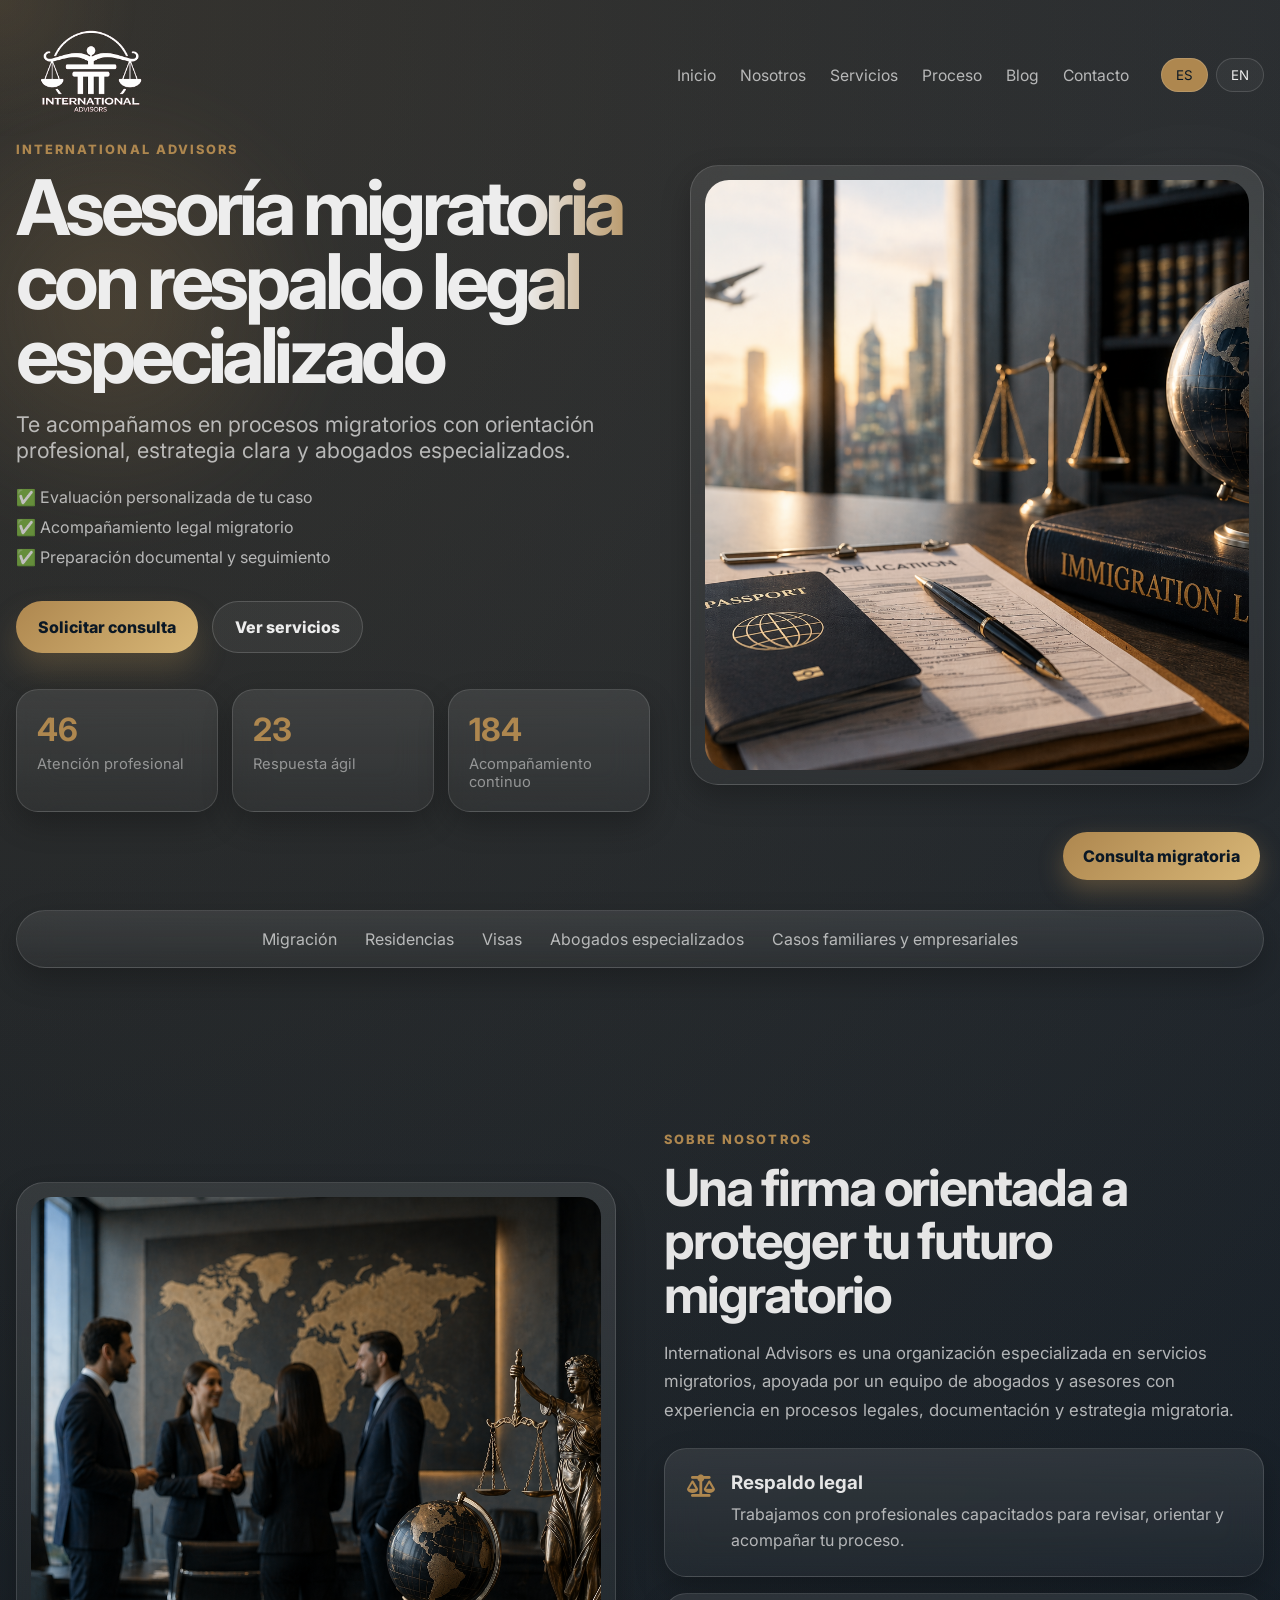
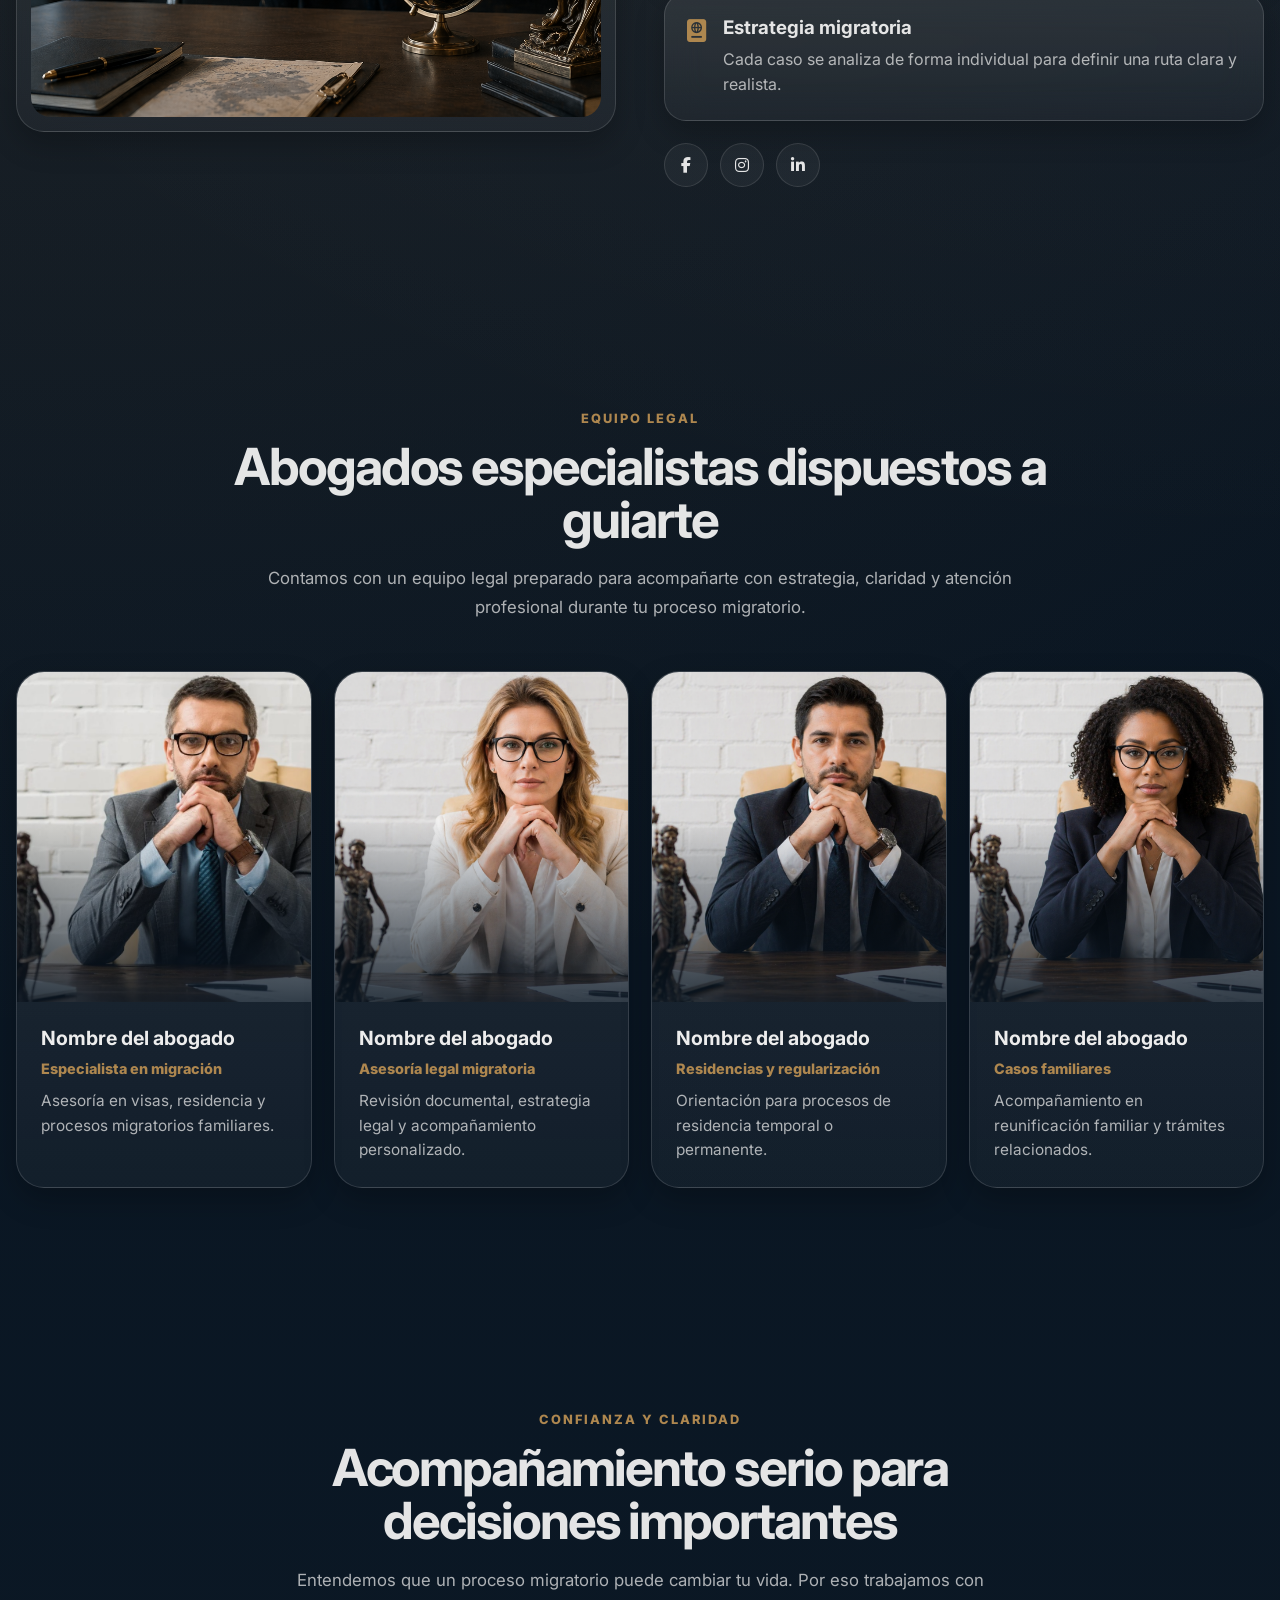
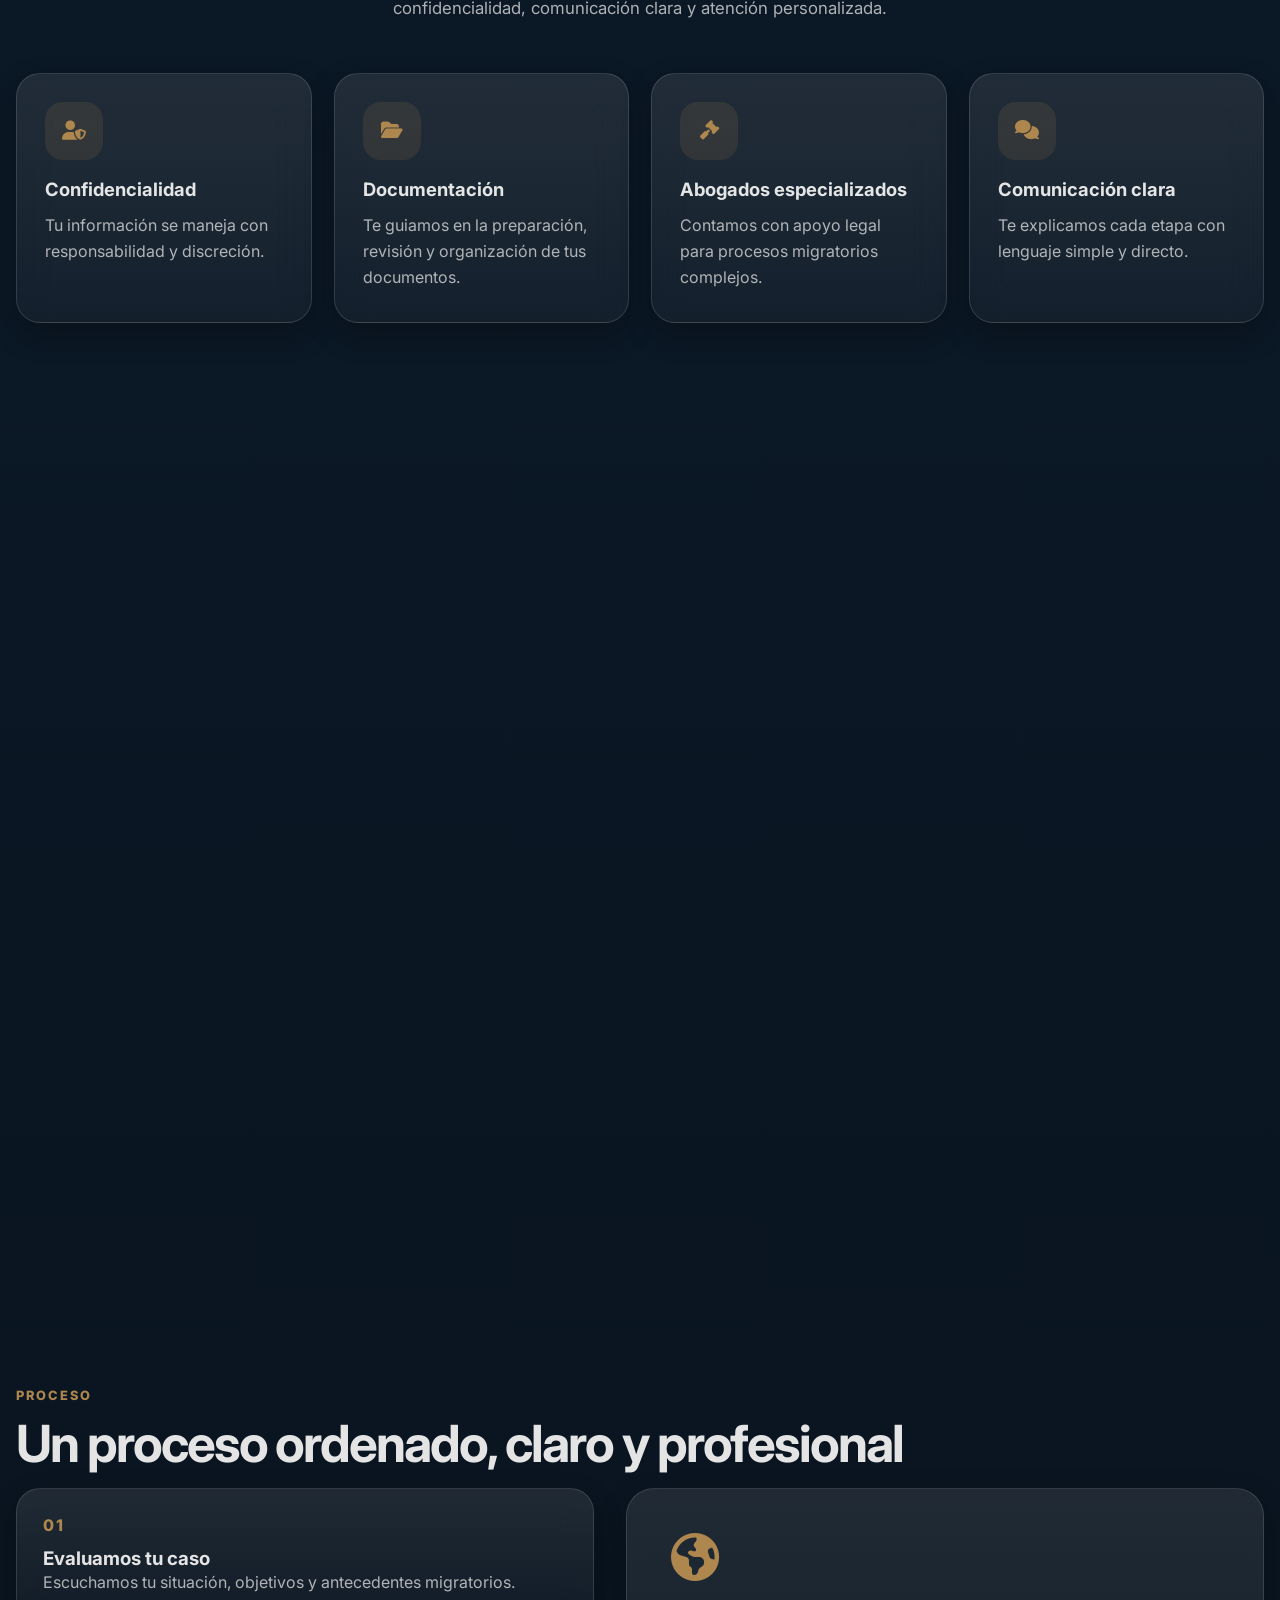
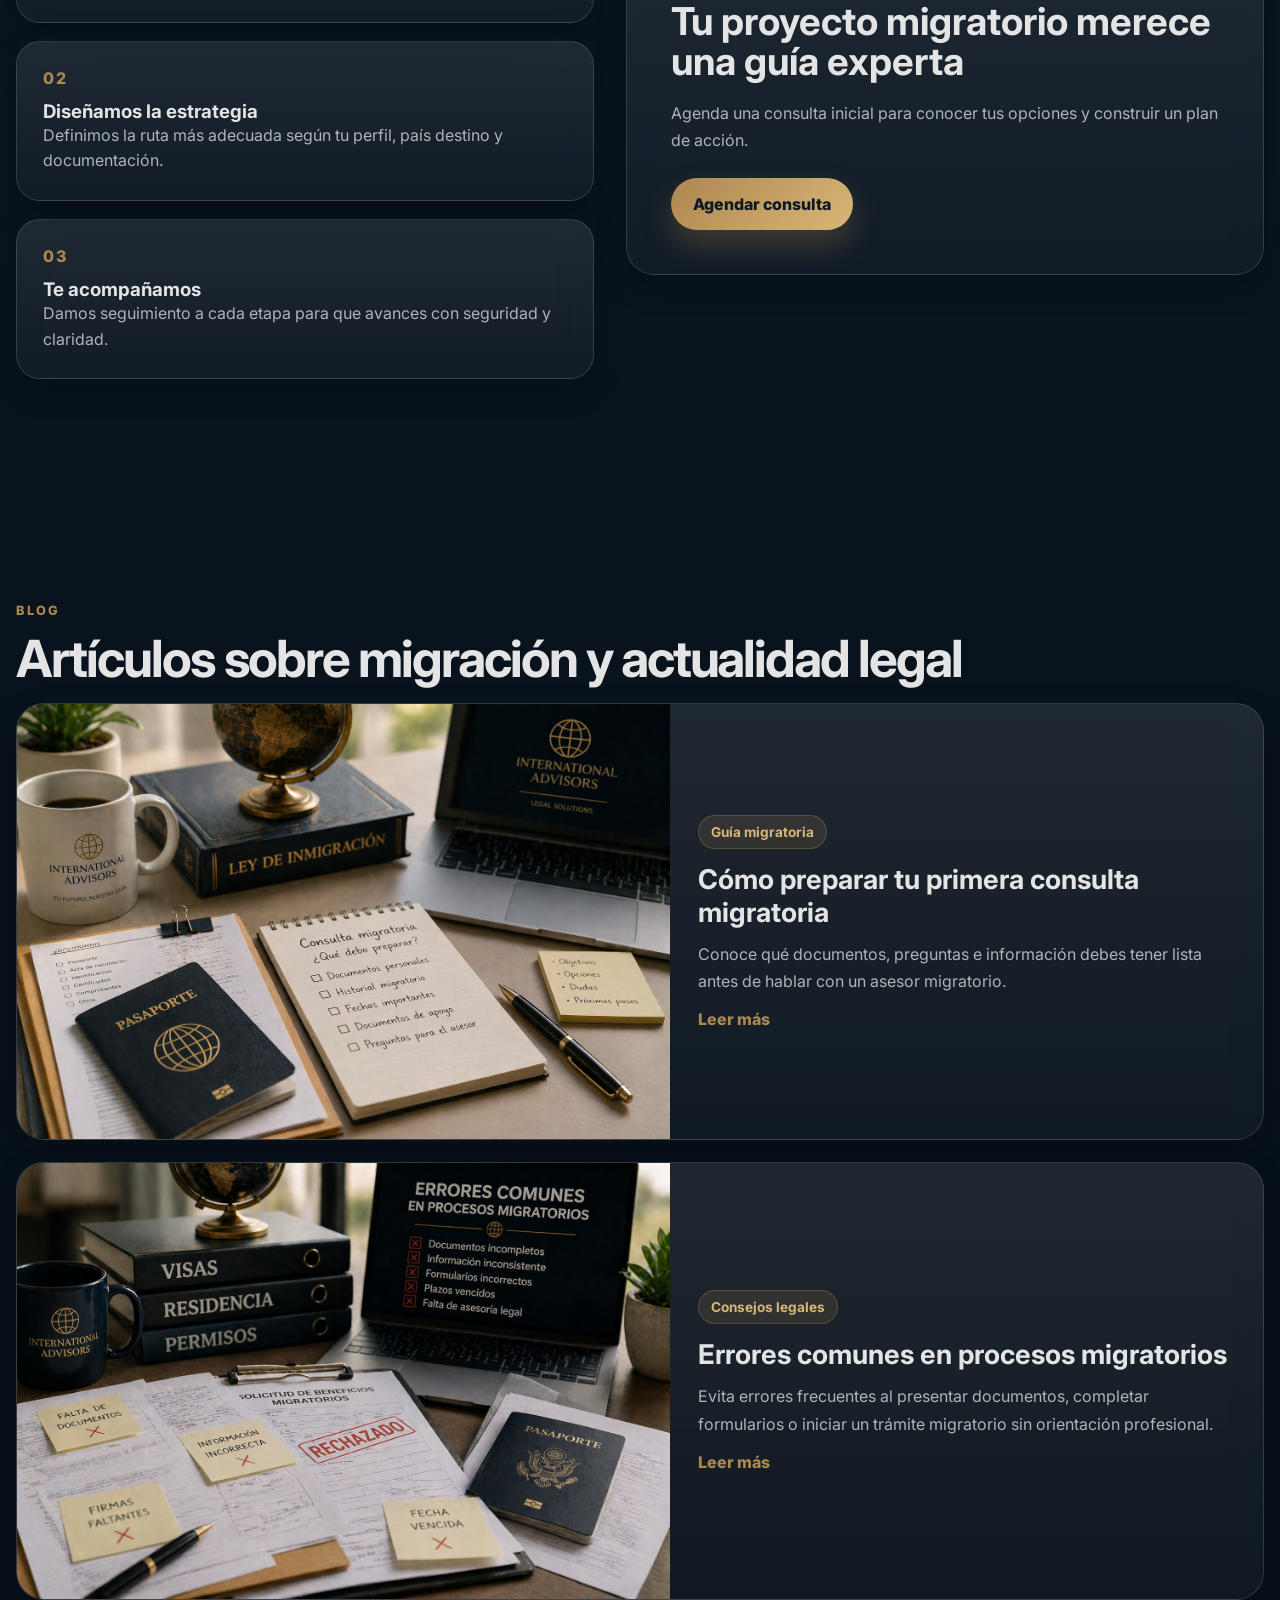
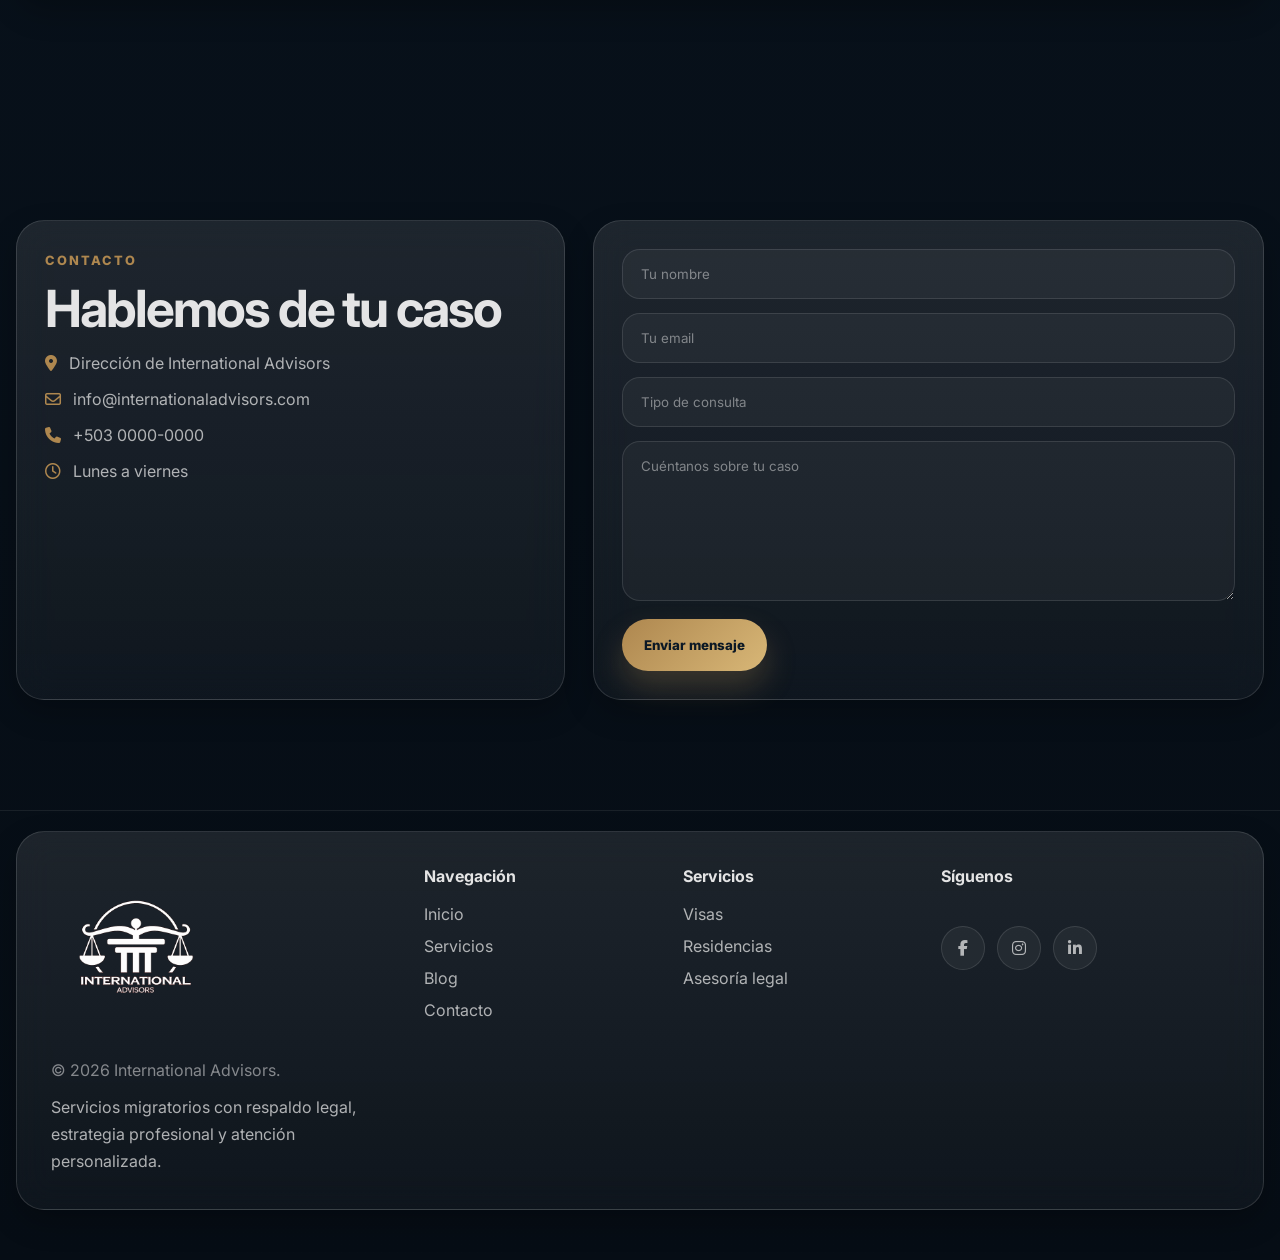
<file: index.html>
<!DOCTYPE html>
<html lang="es">
<head>
  <meta charset="UTF-8" />
  <meta name="viewport" content="width=device-width, initial-scale=1.0" />
  <title>International Advisors | Servicios Migratorios</title>
  <meta name="description" content="International Advisors ofrece asesoría migratoria profesional con abogados especializados.">
  <link rel="preconnect" href="https://fonts.googleapis.com">
  <link rel="preconnect" href="https://fonts.gstatic.com" crossorigin>
  <link href="https://fonts.googleapis.com/css2?family=Inter:wght@400;500;600;700;800&display=swap" rel="stylesheet">
  <link rel="stylesheet" href="https://cdnjs.cloudflare.com/ajax/libs/font-awesome/6.6.0/css/all.min.css">
  <link rel="stylesheet" href="style.css" />
</head>
<body>
  <div class="cursor-glow"></div>

  <a class="floating-action" href="#contact" data-section="floating" data-value="cta">Consulta migratoria</a>

  <header class="site-header" id="header">
    <nav class="navbar container">
      <a href="index.html" class="nav-logo">
        <img src="img/logo.png" alt="International Advisors Logo" class="logoimg">
      </a>

      <button id="menu-open-button" class="menu-toggle" aria-label="Abrir menú">
        <i class="fas fa-bars"></i>
      </button>

      <ul class="nav-menu" id="nav-menu">
        <button id="menu-close-button" class="menu-close" aria-label="Cerrar menú">
          <i class="fas fa-times"></i>
        </button>

        <li><a href="#hero" class="nav-link" data-section="header" data-value="home">Inicio</a></li>
        <li><a href="#about" class="nav-link" data-section="header" data-value="about">Nosotros</a></li>
        <li><a href="#services" class="nav-link" data-section="header" data-value="services">Servicios</a></li>
        <li><a href="#process" class="nav-link" data-section="header" data-value="process">Proceso</a></li>
        <li><a href="blog.html" class="nav-link" data-section="header" data-value="blog">Blog</a></li>
        <li><a href="#contact" class="nav-link" data-section="header" data-value="contact">Contacto</a></li>

        <div class="langbuttons">
          <button class="lang-btn active" data-language="es">ES</button>
          <button class="lang-btn" data-language="en">EN</button>
        </div>
      </ul>
    </nav>
  </header>

  <main>
    <section class="hero-section" id="hero">
      <div class="hero-bg-orb orb-1"></div>
      <div class="hero-bg-orb orb-2"></div>
      <div class="hero-grid"></div>

      <div class="container hero-layout">
        <div class="hero-copy reveal">
          <span class="eyebrow" data-section="hero" data-value="eyebrow">International Advisors</span>
          <h1 class="hero-title premium-hero-title" data-section="hero" data-value="title">
                Asesoría migratoria con respaldo legal especializado
          </h1>
          <p class="hero-subtitle" data-section="hero" data-value="subtitle">
            Te acompañamos en procesos migratorios con orientación profesional, estrategia clara y abogados especializados.
          </p>

          <ul class="hero-list">
            <li data-section="hero" data-value="list1">✅ Evaluación personalizada de tu caso</li>
            <li data-section="hero" data-value="list2">✅ Acompañamiento legal migratorio</li>
            <li data-section="hero" data-value="list3">✅ Preparación documental y seguimiento</li>
          </ul>

          <div class="hero-actions">
            <a href="#contact" class="btn btn-primary magnetic" data-section="hero" data-value="primary">Solicitar consulta</a>
            <a href="#services" class="btn btn-secondary magnetic" data-section="hero" data-value="secondary">Ver servicios</a>
          </div>

          <div class="hero-stats">
            <div class="stat-card glass reveal">
              <h3 class="counter" data-target="100">0</h3>
              <p data-section="stats" data-value="stat1">Atención profesional</p>
            </div>
            <div class="stat-card glass reveal">
              <h3 class="counter" data-target="24">0</h3>
              <p data-section="stats" data-value="stat2">Respuesta ágil</p>
            </div>
            <div class="stat-card glass reveal">
              <h3 class="counter" data-target="365">0</h3>
              <p data-section="stats" data-value="stat3">Acompañamiento continuo</p>
            </div>
          </div>
        </div>

        <div class="hero-visual reveal">
          <div class="image-card glass tilt-card hero-image-card">
            <img src="img/hero1.png" alt="Asesoría migratoria internacional">
          </div>
        </div>
      </div>
    </section>

    <section class="brands-section">
      <div class="container">
        <div class="brands-row glass reveal">
          <span data-section="brands" data-value="item1">Migración</span>
          <span data-section="brands" data-value="item2">Residencias</span>
          <span data-section="brands" data-value="item3">Visas</span>
          <span data-section="brands" data-value="item4">Abogados especializados</span>
          <span data-section="brands" data-value="item5">Casos familiares y empresariales</span>
        </div>
      </div>
    </section>

    <section class="about-section section-space" id="about">
      <div class="container split-layout">
        <div class="about-media reveal">
          <div class="image-card glass tilt-card">
            <img src="img/about.png" alt="Equipo legal migratorio" class="about-image">
          </div>
        </div>

        <div class="about-details reveal">
          <span class="eyebrow" data-section="about" data-value="eyebrow">Sobre nosotros</span>
          <h2 class="section-title" data-section="about" data-value="title">Una firma orientada a proteger tu futuro migratorio</h2>
          <p class="section-text" data-section="about" data-value="text">
            International Advisors es una organización especializada en servicios migratorios, apoyada por un equipo de abogados y asesores con experiencia en procesos legales, documentación y estrategia migratoria.
          </p>

          <div class="feature-list">
            <div class="feature-item glass">
              <i class="fa-solid fa-scale-balanced"></i>
              <div>
                <h3 data-section="about" data-value="featureTitle1">Respaldo legal</h3>
                <p data-section="about" data-value="featureText1">Trabajamos con profesionales capacitados para revisar, orientar y acompañar tu proceso.</p>
              </div>
            </div>

            <div class="feature-item glass">
              <i class="fa-solid fa-passport"></i>
              <div>
                <h3 data-section="about" data-value="featureTitle2">Estrategia migratoria</h3>
                <p data-section="about" data-value="featureText2">Cada caso se analiza de forma individual para definir una ruta clara y realista.</p>
              </div>
            </div>
          </div>

          <div class="social-link-list">
            <a href="#" class="social-link"><i class="fa-brands fa-facebook-f"></i></a>
            <a href="#" class="social-link"><i class="fa-brands fa-instagram"></i></a>
            <a href="#" class="social-link"><i class="fa-brands fa-linkedin-in"></i></a>
          </div>
        </div>
      </div>
    </section>

    
    <section class="attorneys-section section-space" id="attorneys">
  <div class="container">
    <div class="section-heading centered reveal">
      <span class="eyebrow">Equipo legal</span>
      <h2 class="section-title">
        Abogados especialistas dispuestos a guiarte
      </h2>
      <p class="section-text narrow">
        Contamos con un equipo legal preparado para acompañarte con estrategia, claridad y atención profesional durante tu proceso migratorio.
      </p>
    </div>

    <div class="attorneys-grid">
      <article class="attorney-card reveal">
        <div class="attorney-photo">
          <img src="img/abogado-1.jpg" alt="Abogado especialista">
        </div>
        <div class="attorney-info">
          <h3>Nombre del abogado</h3>
          <span>Especialista en migración</span>
          <p>Asesoría en visas, residencia y procesos migratorios familiares.</p>
        </div>
      </article>

      <article class="attorney-card reveal">
        <div class="attorney-photo">
          <img src="img/abogado-2.png" alt="Abogada especialista">
        </div>
        <div class="attorney-info">
          <h3>Nombre del abogado</h3>
          <span>Asesoría legal migratoria</span>
          <p>Revisión documental, estrategia legal y acompañamiento personalizado.</p>
        </div>
      </article>

      <article class="attorney-card reveal">
        <div class="attorney-photo">
          <img src="img/abogado-3.png" alt="Abogado especialista">
        </div>
        <div class="attorney-info">
          <h3>Nombre del abogado</h3>
          <span>Residencias y regularización</span>
          <p>Orientación para procesos de residencia temporal o permanente.</p>
        </div>
      </article>

      <article class="attorney-card reveal">
        <div class="attorney-photo">
          <img src="img/abogado-4.png" alt="Abogada especialista">
        </div>
        <div class="attorney-info">
          <h3>Nombre del abogado</h3>
          <span>Casos familiares</span>
          <p>Acompañamiento en reunificación familiar y trámites relacionados.</p>
        </div>
      </article>
    </div>
  </div>
</section>

    <section class="trust-section section-space">
      <div class="container">
        <div class="section-heading centered reveal">
          <span class="eyebrow" data-section="trust" data-value="eyebrow">Confianza y claridad</span>
          <h2 class="section-title" data-section="trust" data-value="title">Acompañamiento serio para decisiones importantes</h2>
          <p class="section-text narrow" data-section="trust" data-value="text">
            Entendemos que un proceso migratorio puede cambiar tu vida. Por eso trabajamos con confidencialidad, comunicación clara y atención personalizada.
          </p>
        </div>

        <div class="trust-cards">
          <article class="trust-card glass reveal">
            <div class="icon-wrap"><i class="fa-solid fa-user-shield"></i></div>
            <h3 data-section="trust" data-value="cardTitle1">Confidencialidad</h3>
            <p data-section="trust" data-value="cardText1">Tu información se maneja con responsabilidad y discreción.</p>
          </article>

          <article class="trust-card glass reveal">
            <div class="icon-wrap"><i class="fa-solid fa-folder-open"></i></div>
            <h3 data-section="trust" data-value="cardTitle2">Documentación</h3>
            <p data-section="trust" data-value="cardText2">Te guiamos en la preparación, revisión y organización de tus documentos.</p>
          </article>

          <article class="trust-card glass reveal">
            <div class="icon-wrap"><i class="fa-solid fa-gavel"></i></div>
            <h3 data-section="trust" data-value="cardTitle3">Abogados especializados</h3>
            <p data-section="trust" data-value="cardText3">Contamos con apoyo legal para procesos migratorios complejos.</p>
          </article>

          <article class="trust-card glass reveal">
            <div class="icon-wrap"><i class="fa-solid fa-comments"></i></div>
            <h3 data-section="trust" data-value="cardTitle4">Comunicación clara</h3>
            <p data-section="trust" data-value="cardText4">Te explicamos cada etapa con lenguaje simple y directo.</p>
          </article>
        </div>
      </div>
    </section>

    <section class="services-section section-space" id="services">
      <div class="container">
        <div class="section-heading reveal">
          <span class="eyebrow" data-section="services" data-value="eyebrow">Servicios</span>
          <h2 class="section-title" data-section="services" data-value="title">Soluciones migratorias para personas, familias y empresas</h2>
        </div>

        <div class="services-grid">
          <article class="service-card glass reveal">
            <img src="img/service1.png" alt="Visas y permisos migratorios" class="service-image">
            <div class="service-content">
              <h3 data-section="services" data-value="serviceTitle1">Visas y permisos</h3>
              <p data-section="services" data-value="serviceText1">Asesoría para solicitudes de visa, renovación, permisos temporales y procesos relacionados.</p>
              <a href="#contact" class="text-link" data-section="services" data-value="link">Solicitar información</a>
            </div>
          </article>

          <article class="service-card glass reveal">
            <img src="img/service2.png" alt="Residencias y regularización" class="service-image">
            <div class="service-content">
              <h3 data-section="services" data-value="serviceTitle2">Residencias y regularización</h3>
              <p data-section="services" data-value="serviceText2">Orientación para residencia temporal, permanente, reunificación familiar y regularización.</p>
              <a href="#contact" class="text-link" data-section="services" data-value="link">Solicitar información</a>
            </div>
          </article>

          <article class="service-card glass reveal">
            <img src="img/service3.png" alt="Asesoría legal migratoria" class="service-image">
            <div class="service-content">
              <h3 data-section="services" data-value="serviceTitle3">Asesoría legal migratoria</h3>
              <p data-section="services" data-value="serviceText3">Evaluación de casos, estrategia legal y acompañamiento con abogados especializados.</p>
              <a href="#contact" class="text-link" data-section="services" data-value="link">Solicitar información</a>
            </div>
          </article>
        </div>
      </div>
    </section>

    <section class="process-section section-space" id="process">
      <div class="container">
        <div class="section-heading reveal">
          <span class="eyebrow" data-section="process" data-value="eyebrow">Proceso</span>
          <h2 class="section-title" data-section="process" data-value="title">Un proceso ordenado, claro y profesional</h2>
        </div>

        <div class="story-layout">
          <div class="story-steps">
            <article class="story-step glass reveal">
              <span class="step-number">01</span>
              <h3 data-section="process" data-value="stepTitle1">Evaluamos tu caso</h3>
              <p data-section="process" data-value="stepText1">Escuchamos tu situación, objetivos y antecedentes migratorios.</p>
            </article>

            <article class="story-step glass reveal">
              <span class="step-number">02</span>
              <h3 data-section="process" data-value="stepTitle2">Diseñamos la estrategia</h3>
              <p data-section="process" data-value="stepText2">Definimos la ruta más adecuada según tu perfil, país destino y documentación.</p>
            </article>

            <article class="story-step glass reveal">
              <span class="step-number">03</span>
              <h3 data-section="process" data-value="stepTitle3">Te acompañamos</h3>
              <p data-section="process" data-value="stepText3">Damos seguimiento a cada etapa para que avances con seguridad y claridad.</p>
            </article>
          </div>

          <div class="process-panel glass reveal">
            <i class="fa-solid fa-earth-americas"></i>
            <h3 data-section="process" data-value="panelTitle">Tu proyecto migratorio merece una guía experta</h3>
            <p data-section="process" data-value="panelText">Agenda una consulta inicial para conocer tus opciones y construir un plan de acción.</p>
            <a href="#contact" class="btn btn-primary magnetic" data-section="process" data-value="panelBtn">Agendar consulta</a>
          </div>
        </div>
      </div>
    </section>

    <section class="blog-preview section-space">
      <div class="container">
        <div class="section-heading reveal">
          <span class="eyebrow" data-section="blogPreview" data-value="eyebrow">Blog</span>
          <h2 class="section-title" data-section="blogPreview" data-value="title">Artículos sobre migración y actualidad legal</h2>
        </div>

        <div class="blog-grid" id="home-blog-list"></div>
      </div>
    </section>

    <section class="contact-section section-space" id="contact">
      <div class="container contact-layout">
        <div class="contact-info-panel glass reveal">
          <span class="eyebrow" data-section="contact" data-value="eyebrow">Contacto</span>
          <h2 class="section-title" data-section="contact" data-value="title">Hablemos de tu caso</h2>

          <ul class="contact-info-list">
            <li><i class="fa-solid fa-location-dot"></i> <span data-section="contact" data-value="address">Dirección de International Advisors</span></li>
            <li><i class="fa-regular fa-envelope"></i> <span>info@internationaladvisors.com</span></li>
            <li><i class="fa-solid fa-phone"></i> <span>+503 0000-0000</span></li>
            <li><i class="fa-regular fa-clock"></i> <span data-section="contact" data-value="hours">Lunes a viernes</span></li>
          </ul>
        </div>

        <form class="contact-form glass reveal">
          <input type="text" placeholder="Tu nombre" class="form-input" data-section="form" data-value="name" required>
          <input type="email" placeholder="Tu email" class="form-input" data-section="form" data-value="email" required>
          <input type="text" placeholder="Tipo de consulta" class="form-input" data-section="form" data-value="subject" required>
          <textarea placeholder="Cuéntanos sobre tu caso" class="form-input" data-section="form" data-value="message" required></textarea>
          <button class="btn btn-primary" type="submit" data-section="form" data-value="submit">Enviar mensaje</button>
        </form>
      </div>
    </section>
  </main>

  <footer class="footer-section premium-footer">
    <div class="container">
      <div class="footer-top glass">
        <div class="footer-brand">
          <img src="img/logo.png" alt="International Advisors" class="footer-logo">
          <p class="footer-copy" data-section="footer" data-value="copy">© 2026 International Advisors.</p>
          <p class="footer-description" data-section="footer" data-value="description">
            Servicios migratorios con respaldo legal, estrategia profesional y atención personalizada.
          </p>
        </div>

        <div class="footer-column">
          <h4 data-section="footer" data-value="navTitle">Navegación</h4>
          <a href="#hero" data-section="footer" data-value="home">Inicio</a>
          <a href="#services" data-section="footer" data-value="services">Servicios</a>
          <a href="blog.html" data-section="footer" data-value="blog">Blog</a>
          <a href="#contact" data-section="footer" data-value="contact">Contacto</a>
        </div>

        <div class="footer-column">
          <h4 data-section="footer" data-value="servicesTitle">Servicios</h4>
          <a href="#services" data-section="footer" data-value="visa">Visas</a>
          <a href="#services" data-section="footer" data-value="residence">Residencias</a>
          <a href="#services" data-section="footer" data-value="legal">Asesoría legal</a>
        </div>

        <div class="footer-column">
          <h4 data-section="footer" data-value="socialTitle">Síguenos</h4>
          <div class="social-link-list">
            <a href="#" class="social-link"><i class="fa-brands fa-facebook-f"></i></a>
            <a href="#" class="social-link"><i class="fa-brands fa-instagram"></i></a>
            <a href="#" class="social-link"><i class="fa-brands fa-linkedin-in"></i></a>
          </div>
        </div>
      </div>
    </div>
  </footer>

  <script src="script.js"></script>
</body>
</html>
</file>
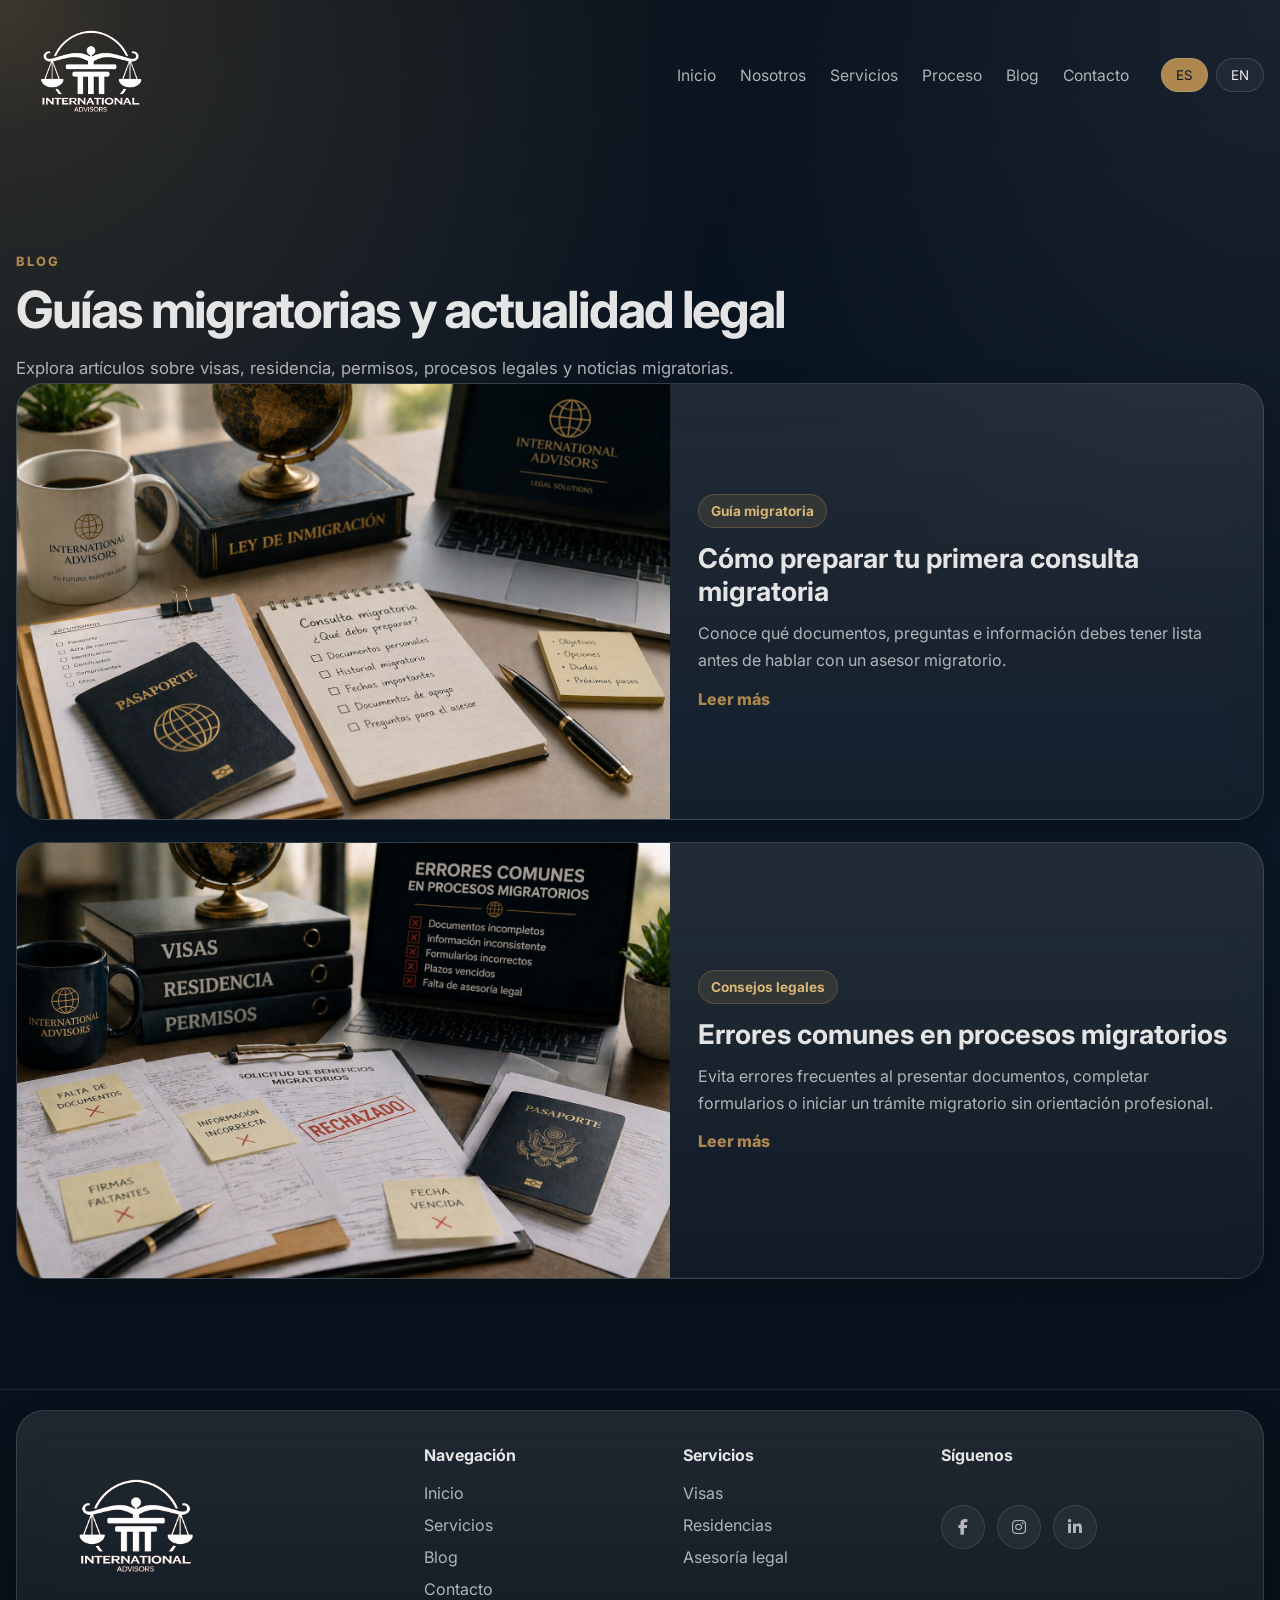
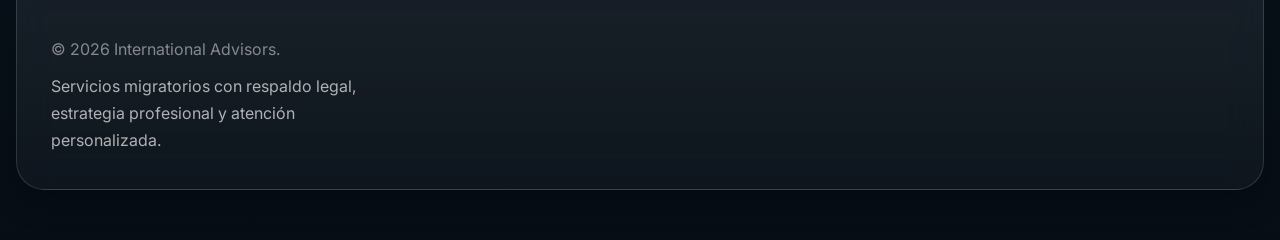
<file: blog.html>
<!DOCTYPE html>
<html lang="es">
<head>
  <meta charset="UTF-8" />
  <meta name="viewport" content="width=device-width, initial-scale=1.0" />
  <title>Blog | International Advisors</title>
  <meta name="description" content="Artículos sobre migración, visas, residencia y asesoría legal migratoria.">
  <link rel="preconnect" href="https://fonts.googleapis.com">
  <link rel="preconnect" href="https://fonts.gstatic.com" crossorigin>
  <link href="https://fonts.googleapis.com/css2?family=Inter:wght@400;500;600;700;800&display=swap" rel="stylesheet">
  <link rel="stylesheet" href="https://cdnjs.cloudflare.com/ajax/libs/font-awesome/6.6.0/css/all.min.css">
  <link rel="stylesheet" href="style.css" />
</head>
<body>
  <div class="cursor-glow"></div>

  <header class="site-header scrolled" id="header">
    <nav class="navbar container">
      <a href="index.html" class="nav-logo">
        <img src="img/logo.png" alt="International Advisors Logo" class="logoimg">
      </a>

      <button id="menu-open-button" class="menu-toggle" aria-label="Abrir menú">
        <i class="fas fa-bars"></i>
      </button>

      <ul class="nav-menu" id="nav-menu">
        <button id="menu-close-button" class="menu-close" aria-label="Cerrar menú">
          <i class="fas fa-times"></i>
        </button>

        <li><a href="index.html#hero" class="nav-link" data-section="header" data-value="home">Inicio</a></li>
        <li><a href="index.html#about" class="nav-link" data-section="header" data-value="about">Nosotros</a></li>
        <li><a href="index.html#services" class="nav-link" data-section="header" data-value="services">Servicios</a></li>
        <li><a href="index.html#process" class="nav-link" data-section="header" data-value="process">Proceso</a></li>
        <li><a href="blog.html" class="nav-link" data-section="header" data-value="blog">Blog</a></li>
        <li><a href="index.html#contact" class="nav-link" data-section="header" data-value="contact">Contacto</a></li>

        <div class="langbuttons">
          <button class="lang-btn active" data-language="es">ES</button>
          <button class="lang-btn" data-language="en">EN</button>
        </div>
      </ul>
    </nav>
  </header>

  <main style="padding-top: 140px;">
    <section class="section-space">
      <div class="container">
        <div class="section-heading reveal visible">
          <span class="eyebrow" data-section="blogPage" data-value="eyebrow">Blog</span>
          <h1 class="section-title" data-section="blogPage" data-value="title">Guías migratorias y actualidad legal</h1>
          <p class="section-text" data-section="blogPage" data-value="text">
            Explora artículos sobre visas, residencia, permisos, procesos legales y noticias migratorias.
          </p>
        </div>

        <div class="blog-grid" id="blog-list"></div>
      </div>
    </section>
  </main>

  <footer class="footer-section premium-footer">
    <div class="container">
      <div class="footer-top glass">
        <div class="footer-brand">
          <img src="img/logo.png" alt="International Advisors" class="footer-logo">
          <p class="footer-copy" data-section="footer" data-value="copy">© 2026 International Advisors.</p>
          <p class="footer-description" data-section="footer" data-value="description">
            Servicios migratorios con respaldo legal, estrategia profesional y atención personalizada.
          </p>
        </div>

        <div class="footer-column">
          <h4 data-section="footer" data-value="navTitle">Navegación</h4>
          <a href="index.html#hero" data-section="footer" data-value="home">Inicio</a>
          <a href="index.html#services" data-section="footer" data-value="services">Servicios</a>
          <a href="blog.html" data-section="footer" data-value="blog">Blog</a>
          <a href="index.html#contact" data-section="footer" data-value="contact">Contacto</a>
        </div>

        <div class="footer-column">
          <h4 data-section="footer" data-value="servicesTitle">Servicios</h4>
          <a href="index.html#services" data-section="footer" data-value="visa">Visas</a>
          <a href="index.html#services" data-section="footer" data-value="residence">Residencias</a>
          <a href="index.html#services" data-section="footer" data-value="legal">Asesoría legal</a>
        </div>

        <div class="footer-column">
          <h4 data-section="footer" data-value="socialTitle">Síguenos</h4>
          <div class="social-link-list">
            <a href="#" class="social-link"><i class="fa-brands fa-facebook-f"></i></a>
            <a href="#" class="social-link"><i class="fa-brands fa-instagram"></i></a>
            <a href="#" class="social-link"><i class="fa-brands fa-linkedin-in"></i></a>
          </div>
        </div>
      </div>
    </div>
  </footer>

  <script src="script.js"></script>
</body>
</html>
</file>
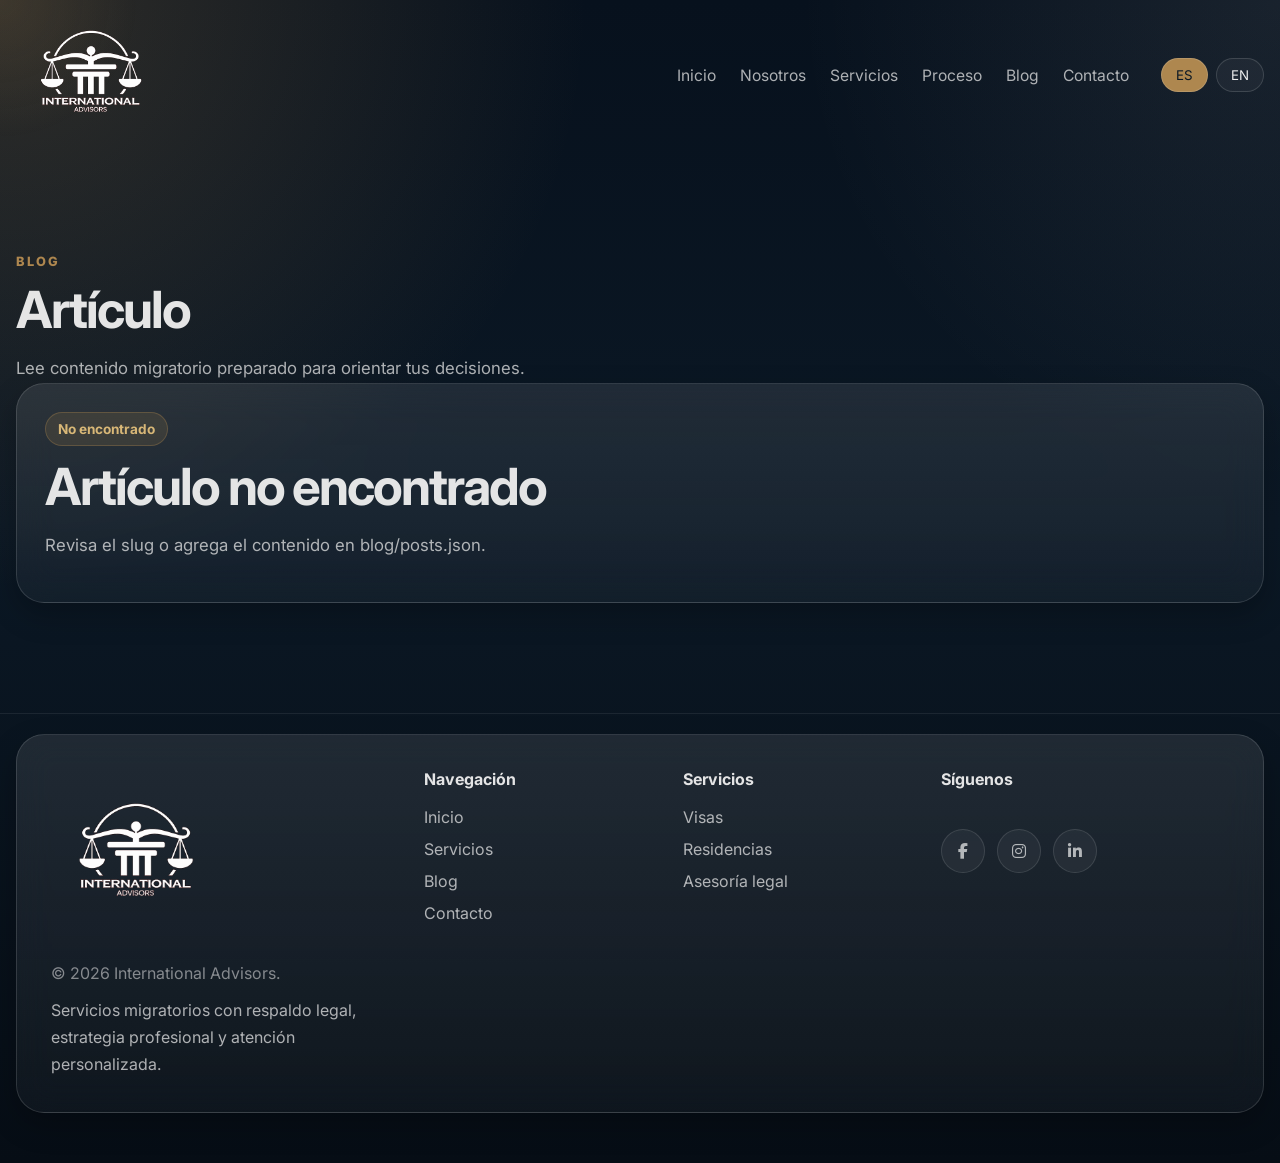
<file: blog/single.html>
<!DOCTYPE html>
<html lang="es">
<head>
  <meta charset="UTF-8" />
  <meta name="viewport" content="width=device-width, initial-scale=1.0" />
  <title>Artículo | International Advisors</title>
  <meta name="description" content="Artículo del blog de International Advisors.">
  <link rel="preconnect" href="https://fonts.googleapis.com">
  <link rel="preconnect" href="https://fonts.gstatic.com" crossorigin>
  <link href="https://fonts.googleapis.com/css2?family=Inter:wght@400;500;600;700;800&display=swap" rel="stylesheet">
  <link rel="stylesheet" href="https://cdnjs.cloudflare.com/ajax/libs/font-awesome/6.6.0/css/all.min.css">
  <link rel="stylesheet" href="../style.css">
</head>
<body>
  <div class="cursor-glow"></div>

  <header class="site-header scrolled" id="header">
    <nav class="navbar container">
      <a href="../index.html" class="nav-logo">
        <img src="../img/logo.png" alt="International Advisors Logo" class="logoimg">
      </a>

      <button id="menu-open-button" class="menu-toggle" aria-label="Abrir menú">
        <i class="fas fa-bars"></i>
      </button>

      <ul class="nav-menu" id="nav-menu">
        <button id="menu-close-button" class="menu-close" aria-label="Cerrar menú">
          <i class="fas fa-times"></i>
        </button>

        <li><a href="../index.html#hero" class="nav-link" data-section="header" data-value="home">Inicio</a></li>
        <li><a href="../index.html#about" class="nav-link" data-section="header" data-value="about">Nosotros</a></li>
        <li><a href="../index.html#services" class="nav-link" data-section="header" data-value="services">Servicios</a></li>
        <li><a href="../index.html#process" class="nav-link" data-section="header" data-value="process">Proceso</a></li>
        <li><a href="../blog.html" class="nav-link" data-section="header" data-value="blog">Blog</a></li>
        <li><a href="../index.html#contact" class="nav-link" data-section="header" data-value="contact">Contacto</a></li>

        <div class="langbuttons">
          <button class="lang-btn active" data-language="es">ES</button>
          <button class="lang-btn" data-language="en">EN</button>
        </div>
      </ul>
    </nav>
  </header>

  <main style="padding-top: 140px;">
    <section class="section-space">
      <div class="container">
        <div class="section-heading reveal visible">
          <span class="eyebrow" data-section="postPage" data-value="eyebrow">Blog</span>
          <h1 class="section-title" data-section="postPage" data-value="title">Artículo</h1>
          <p class="section-text" data-section="postPage" data-value="text">
            Lee contenido migratorio preparado para orientar tus decisiones.
          </p>
        </div>

        <article class="single-post glass" id="post-container">
          <div class="blog-card-content">
            <span class="blog-tag">Cargando...</span>
            <h1 class="section-title">Cargando artículo</h1>
          </div>
        </article>
      </div>
    </section>
  </main>

  <footer class="footer-section premium-footer">
    <div class="container">
      <div class="footer-top glass">
        <div class="footer-brand">
          <img src="../img/logo.png" alt="International Advisors" class="footer-logo">
          <p class="footer-copy" data-section="footer" data-value="copy">© 2026 International Advisors.</p>
          <p class="footer-description" data-section="footer" data-value="description">
            Servicios migratorios con respaldo legal, estrategia profesional y atención personalizada.
          </p>
        </div>

        <div class="footer-column">
          <h4 data-section="footer" data-value="navTitle">Navegación</h4>
          <a href="../index.html#hero" data-section="footer" data-value="home">Inicio</a>
          <a href="../index.html#services" data-section="footer" data-value="services">Servicios</a>
          <a href="../blog.html" data-section="footer" data-value="blog">Blog</a>
          <a href="../index.html#contact" data-section="footer" data-value="contact">Contacto</a>
        </div>

        <div class="footer-column">
          <h4 data-section="footer" data-value="servicesTitle">Servicios</h4>
          <a href="../index.html#services" data-section="footer" data-value="visa">Visas</a>
          <a href="../index.html#services" data-section="footer" data-value="residence">Residencias</a>
          <a href="../index.html#services" data-section="footer" data-value="legal">Asesoría legal</a>
        </div>

        <div class="footer-column">
          <h4 data-section="footer" data-value="socialTitle">Síguenos</h4>
          <div class="social-link-list">
            <a href="#" class="social-link"><i class="fa-brands fa-facebook-f"></i></a>
            <a href="#" class="social-link"><i class="fa-brands fa-instagram"></i></a>
            <a href="#" class="social-link"><i class="fa-brands fa-linkedin-in"></i></a>
          </div>
        </div>
      </div>
    </div>
  </footer>

  <script src="../script.js"></script>
</body>
</html>
</file>
<file: style.css>
:root {
  --primary-color: #0B1825;
  --secondary-color: #AE874F;
  --light-color: #EDEDED;

  --white-color: #ffffff;
  --dark-color: #07101a;
  --text-main: rgba(237, 237, 237, 0.96);
  --text-soft: rgba(237, 237, 237, 0.72);
  --text-fade: rgba(237, 237, 237, 0.52);

  --surface-1: rgba(237, 237, 237, 0.08);
  --surface-2: rgba(237, 237, 237, 0.04);
  --border-glass: rgba(237, 237, 237, 0.14);

  --shadow-lg: 0 25px 80px rgba(0, 0, 0, 0.36);
  --shadow-md: 0 12px 30px rgba(0, 0, 0, 0.24);

  --font-size-s: 0.9rem;
  --font-size-n: 1rem;
  --font-size-m: 1.12rem;
  --font-size-l: 1.15rem;
  --font-size-xl: 2rem;
  --font-size-xxl: 2.3rem;

  --font-weight-normal: 400;
  --font-weight-medium: 500;
  --font-weight-semibold: 600;
  --font-weight-bold: 700;

  --border-radius-s: 8px;
  --border-radius-m: 30px;
  --border-radius-circle: 50%;
  --site-max-width: 1300px;
}

* {
  margin: 0;
  padding: 0;
  box-sizing: border-box;
}

html { scroll-behavior: smooth; }

body {
  font-family: "Inter", sans-serif;
  background:
    radial-gradient(circle at top left, rgba(174,135,79,0.24), transparent 34%),
    radial-gradient(circle at top right, rgba(237,237,237,0.08), transparent 28%),
    linear-gradient(180deg, #07111d 0%, var(--primary-color) 45%, #060d15 100%);
  color: var(--text-main);
  overflow-x: hidden;
}

img, video {
  max-width: 100%;
  display: block;
}

a {
  text-decoration: none;
  color: inherit;
}

button, input, textarea {
  font-family: inherit;
}

ul { list-style: none; }

.container {
  width: min(100% - 32px, var(--site-max-width));
  margin-inline: auto;
}

.section-space {
  padding: 110px 0;
}

.glass {
  background: linear-gradient(180deg, rgba(237,237,237,0.10), rgba(237,237,237,0.04));
  border: 1px solid var(--border-glass);
  backdrop-filter: blur(18px);
  -webkit-backdrop-filter: blur(18px);
  box-shadow: var(--shadow-md);
}

.eyebrow {
  display: inline-block;
  margin-bottom: 14px;
  font-size: 0.8rem;
  font-weight: 800;
  letter-spacing: 0.16em;
  text-transform: uppercase;
  color: var(--secondary-color);
}

.section-title {
  font-size: clamp(2rem, 4vw, 4rem);
  line-height: 1.04;
  letter-spacing: -0.04em;
  margin-bottom: 18px;
}

.section-text {
  color: var(--text-soft);
  font-size: 1.05rem;
  line-height: 1.7;
}

.section-heading.centered {
  text-align: center;
  max-width: 820px;
  margin: 0 auto 50px;
}

.narrow {
  max-width: 760px;
  margin-inline: auto;
}

.site-header {
  position: fixed;
  top: 0;
  left: 0;
  width: 100%;
  z-index: 999;
  transition: 0.3s ease;
}

.site-header.scrolled {
  background: rgba(11, 24, 37, 0.74);
  backdrop-filter: blur(14px);
  border-bottom: 1px solid rgba(237,237,237,0.08);
}

.navbar {
  min-height: 86px;
  display: flex;
  align-items: center;
  justify-content: space-between;
}

.logoimg {
  width: 150px;
  height: auto;
  max-height: none;
  object-fit: contain;
}

.footer-logo {
  width: 170px;
  height: auto;
  max-height: none;
  object-fit: contain;
}

.nav-menu {
  display: flex;
  align-items: center;
  gap: 24px;
}

.nav-link {
  color: var(--text-soft);
  font-size: 0.98rem;
  transition: 0.25s ease;
}

.nav-link:hover {
  color: var(--light-color);
}

.langbuttons {
  display: flex;
  gap: 8px;
  margin-left: 8px;
}

.lang-btn {
  border: 1px solid rgba(237,237,237,0.15);
  background: rgba(237,237,237,0.04);
  color: var(--light-color);
  border-radius: 999px;
  padding: 8px 14px;
  cursor: pointer;
}

.lang-btn.active {
  background: var(--secondary-color);
  color: var(--primary-color);
}

.menu-toggle,
.menu-close {
  display: none;
  background: none;
  border: none;
  color: var(--light-color);
  font-size: 1.2rem;
  cursor: pointer;
}

.floating-action {
  position: fixed;
  right: 20px;
  bottom: 20px;
  z-index: 998;
  padding: 14px 20px;
  border-radius: 999px;
  color: var(--primary-color);
  background: linear-gradient(135deg, var(--secondary-color), #d8b777);
  box-shadow: 0 10px 25px rgba(174,135,79,0.38);
  font-weight: 800;
}

.hero-section {
  min-height: 100vh;
  position: relative;
  display: flex;
  align-items: center;
  padding-top: 130px;
  padding-bottom: 80px;
  overflow: hidden;
}

.hero-layout {
  display: grid;
  grid-template-columns: 1.05fr 0.95fr;
  align-items: center;
  gap: 40px;
  position: relative;
  z-index: 2;
}

.hero-title {
  font-size: clamp(2.7rem, 6vw, 6rem);
  line-height: 0.96;
  letter-spacing: -0.06em;
  max-width: 820px;
}

.hero-subtitle {
  margin-top: 18px;
  margin-bottom: 18px;
  color: var(--text-soft);
  font-size: clamp(1.05rem, 2vw, 1.35rem);
  max-width: 720px;
}

.hero-list {
  display: grid;
  gap: 10px;
  margin-top: 24px;
  color: var(--text-soft);
  font-size: 1rem;
}

.hero-actions {
  display: flex;
  flex-wrap: wrap;
  gap: 14px;
  margin-top: 34px;
}

.btn {
  display: inline-flex;
  align-items: center;
  justify-content: center;
  min-height: 52px;
  padding: 0 22px;
  border-radius: 999px;
  font-weight: 800;
  transition: transform .25s ease, box-shadow .25s ease, background .25s ease;
  border: none;
  cursor: pointer;
}

.btn:hover {
  transform: translateY(-2px);
}

.btn-primary {
  color: var(--primary-color);
  background: linear-gradient(135deg, var(--secondary-color), #d8b777);
  box-shadow: 0 16px 30px rgba(174,135,79,0.28);
}

.btn-secondary {
  color: var(--light-color);
  border: 1px solid rgba(237,237,237,0.18);
  background: rgba(237,237,237,0.06);
}

.hero-stats {
  display: grid;
  grid-template-columns: repeat(3, 1fr);
  gap: 14px;
  margin-top: 36px;
}

.stat-card {
  padding: 20px;
  border-radius: 22px;
}

.stat-card h3 {
  font-size: 2rem;
  margin-bottom: 6px;
  color: var(--secondary-color);
}

.stat-card p {
  color: var(--text-fade);
  font-size: 0.92rem;
}

.hero-image-card {
  border-radius: 34px;
  padding: 14px;
  min-height: 620px;
}

.hero-image-card img {
  width: 100%;
  height: 590px;
  object-fit: cover;
  border-radius: 24px;
}

.hero-bg-orb {
  position: absolute;
  border-radius: 50%;
  filter: blur(30px);
  opacity: 0.7;
}

.orb-1 {
  width: 460px;
  height: 460px;
  left: -120px;
  top: 80px;
  background: radial-gradient(circle, rgba(174,135,79,0.30), transparent 70%);
  animation: floatOrb 8s ease-in-out infinite;
}

.orb-2 {
  width: 380px;
  height: 380px;
  right: -100px;
  top: 120px;
  background: radial-gradient(circle, rgba(237,237,237,0.10), transparent 70%);
  animation: floatOrb 10s ease-in-out infinite reverse;
}

.hero-grid {
  position: absolute;
  inset: 0;
  background-image:
    linear-gradient(rgba(237,237,237,0.04) 1px, transparent 1px),
    linear-gradient(90deg, rgba(237,237,237,0.04) 1px, transparent 1px);
  background-size: 56px 56px;
  mask-image: linear-gradient(to bottom, rgba(0,0,0,0.4), transparent 85%);
  opacity: 0.18;
}

.brands-section {
  padding: 10px 0 50px;
}

.brands-row {
  border-radius: 999px;
  padding: 18px 28px;
  display: flex;
  flex-wrap: wrap;
  gap: 28px;
  justify-content: center;
  color: var(--text-soft);
}

.split-layout {
  display: grid;
  grid-template-columns: 1fr 1fr;
  gap: 48px;
  align-items: center;
}

.image-card {
  border-radius: 28px;
  overflow: hidden;
  padding: 14px;
}

.about-image {
  border-radius: 20px;
  min-height: 520px;
  width: 100%;
  object-fit: cover;
}

.feature-list {
  display: grid;
  gap: 16px;
  margin-top: 24px;
}

.feature-item {
  border-radius: 22px;
  padding: 22px;
  display: flex;
  gap: 16px;
  align-items: flex-start;
}

.feature-item i {
  font-size: 1.4rem;
  color: var(--secondary-color);
  margin-top: 4px;
}

.feature-item h3 {
  margin-bottom: 8px;
}

.feature-item p {
  color: var(--text-soft);
  line-height: 1.6;
}

.social-link-list {
  display: flex;
  gap: 12px;
  margin-top: 22px;
}

.social-link {
  width: 44px;
  height: 44px;
  border-radius: 50%;
  display: grid;
  place-items: center;
  border: 1px solid rgba(237,237,237,0.12);
  background: rgba(237,237,237,0.05);
  transition: 0.25s ease;
}

.social-link:hover {
  background: var(--secondary-color);
  color: var(--primary-color);
}

.trust-cards,
.services-grid,
.blog-grid {
  display: grid;
  gap: 22px;
}

.trust-cards {
  grid-template-columns: repeat(4, 1fr);
}

.trust-card {
  border-radius: 24px;
  padding: 28px;
  min-height: 250px;
}

.icon-wrap {
  width: 58px;
  height: 58px;
  display: grid;
  place-items: center;
  border-radius: 18px;
  margin-bottom: 18px;
  background: rgba(174,135,79,0.14);
  color: var(--secondary-color);
  font-size: 1.2rem;
}

.trust-card h3 {
  margin-bottom: 12px;
  font-size: 1.15rem;
}

.trust-card p {
  color: var(--text-soft);
  line-height: 1.65;
}

.services-grid {
  grid-template-columns: repeat(3, 1fr);
}

.service-card {
  border-radius: 28px;
  overflow: hidden;
  transition: transform .35s ease, border-color .35s ease;
}

.service-card:hover {
  transform: translateY(-6px);
  border-color: rgba(174,135,79,0.42);
}

.service-image {
  width: 100%;
  height: 270px;
  object-fit: cover;
}

.service-content {
  padding: 22px;
}

.service-content h3 {
  font-size: 1.4rem;
  margin-bottom: 10px;
}

.service-content p {
  color: var(--text-soft);
  line-height: 1.6;
  margin-bottom: 14px;
}

.text-link {
  color: var(--secondary-color);
  font-weight: 800;
}

.story-layout {
  display: grid;
  grid-template-columns: 0.95fr 1.05fr;
  gap: 32px;
  align-items: start;
}

.story-steps {
  display: grid;
  gap: 18px;
}

.story-step {
  border-radius: 24px;
  padding: 26px;
}

.step-number {
  display: inline-block;
  margin-bottom: 12px;
  color: var(--secondary-color);
  font-weight: 800;
  letter-spacing: 0.12em;
}

.story-step p {
  color: var(--text-soft);
  line-height: 1.6;
}

.process-panel {
  border-radius: 28px;
  padding: 44px;
  position: sticky;
  top: 110px;
}

.process-panel i {
  font-size: 3rem;
  color: var(--secondary-color);
  margin-bottom: 20px;
}

.process-panel h3 {
  font-size: clamp(1.8rem, 3vw, 3rem);
  line-height: 1.05;
  margin-bottom: 18px;
}

.process-panel p {
  color: var(--text-soft);
  line-height: 1.7;
  margin-bottom: 24px;
}

.blog-grid {
  grid-template-columns: 1fr;
}

.blog-card {
  border-radius: 28px;
  overflow: hidden;
  display: grid;
  grid-template-columns: 1.1fr 1fr;
}

.blog-card img {
  width: 100%;
  height: 100%;
  min-height: 320px;
  object-fit: cover;
}

.blog-card-content {
  padding: 28px;
  display: flex;
  flex-direction: column;
  justify-content: center;
}

.blog-tag {
  display: inline-block;
  width: fit-content;
  background: rgba(174,135,79,0.16);
  border: 1px solid rgba(174,135,79,0.32);
  color: #d8b777;
  padding: 8px 12px;
  border-radius: 999px;
  margin-bottom: 14px;
  font-size: 0.85rem;
  font-weight: 700;
}

.blog-card-content h3 {
  font-size: 1.7rem;
  margin-bottom: 12px;
}

.blog-card-content p {
  color: var(--text-soft);
  line-height: 1.7;
  margin-bottom: 14px;
}

.single-post {
  border-radius: 28px;
  overflow: hidden;
}

.single-post img {
  width: 100%;
  max-height: 460px;
  object-fit: cover;
}

.post-body {
  margin-top: 20px;
  color: var(--text-soft);
  line-height: 1.9;
  font-size: 1.05rem;
}

.post-body p {
  margin-bottom: 18px;
}

.contact-layout {
  display: grid;
  grid-template-columns: 0.9fr 1.1fr;
  gap: 28px;
}

.contact-info-panel,
.contact-form {
  border-radius: 28px;
  padding: 28px;
}

.contact-info-list {
  display: grid;
  gap: 16px;
  margin-top: 18px;
  color: var(--text-soft);
}

.contact-info-list li {
  display: flex;
  gap: 12px;
  align-items: center;
}

.contact-info-list i {
  color: var(--secondary-color);
}

.form-input {
  width: 100%;
  border: 1px solid rgba(237,237,237,0.12);
  background: rgba(237,237,237,0.04);
  color: var(--light-color);
  border-radius: 18px;
  padding: 16px 18px;
  margin-bottom: 14px;
  outline: none;
}

.form-input::placeholder {
  color: rgba(237,237,237,0.48);
}

textarea.form-input {
  min-height: 160px;
  resize: vertical;
}

.footer-section {
  padding: 30px 0 50px;
  border-top: 1px solid rgba(237,237,237,0.08);
}

.premium-footer {
  padding-top: 20px;
  padding-bottom: 50px;
}

.footer-top {
  border-radius: 28px;
  padding: 34px;
  display: grid;
  grid-template-columns: 1.2fr 0.8fr 0.8fr 1fr;
  gap: 28px;
}

.footer-brand {
  display: flex;
  flex-direction: column;
  gap: 14px;
}

.footer-copy {
  color: var(--text-fade);
  margin-top: 10px;
}

.footer-description {
  color: var(--text-soft);
  line-height: 1.7;
  max-width: 420px;
}

.footer-column {
  display: flex;
  flex-direction: column;
  gap: 12px;
}

.footer-column h4 {
  font-size: 1rem;
  margin-bottom: 6px;
}

.footer-column a,
.footer-column p {
  color: var(--text-soft);
}

.cursor-glow {
  position: fixed;
  width: 280px;
  height: 280px;
  border-radius: 50%;
  pointer-events: none;
  background: radial-gradient(circle, rgba(174,135,79,0.12), transparent 70%);
  z-index: 1;
  transform: translate(-50%, -50%);
  transition: transform 0.06s linear;
}

.reveal {
  opacity: 0;
  transform: translateY(38px);
  transition: opacity 0.9s ease, transform 0.9s ease;
}

.reveal.visible {
  opacity: 1;
  transform: translateY(0);
}

@keyframes floatOrb {
  0%, 100% {
    transform: translateY(0px) translateX(0px);
  }
  50% {
    transform: translateY(-24px) translateX(18px);
  }
}

@media (max-width: 1100px) {
  .hero-layout,
  .split-layout,
  .story-layout,
  .contact-layout,
  .blog-card {
    grid-template-columns: 1fr;
  }

  .hero-stats,
  .trust-cards,
  .services-grid {
    grid-template-columns: 1fr 1fr;
  }

  .process-panel {
    position: relative;
    top: auto;
  }

  .hero-image-card,
  .about-image {
    min-height: auto;
  }

  .hero-image-card img {
    height: auto;
  }

  .footer-top {
    grid-template-columns: 1fr 1fr;
  }
}

@media (max-width: 820px) {
  .menu-toggle,
  .menu-close {
    display: block;
  }

  .nav-menu {
    position: fixed;
    inset: 0 0 0 auto;
    width: min(320px, 86vw);
    height: 100vh;
    background: rgba(11, 24, 37, 0.96);
    backdrop-filter: blur(18px);
    flex-direction: column;
    align-items: flex-start;
    padding: 90px 24px 24px;
    transform: translateX(100%);
    transition: transform .3s ease;
    z-index: 999;
  }

  .nav-menu.active {
    transform: translateX(0%);
  }

  .menu-close {
    position: absolute;
    top: 24px;
    right: 24px;
  }

  .hero-title {
    font-size: clamp(2.5rem, 12vw, 4.2rem);
  }

  .hero-stats,
  .trust-cards,
  .services-grid {
    grid-template-columns: 1fr;
  }

  .section-space {
    padding: 85px 0;
  }

  .floating-action {
    right: 14px;
    bottom: 14px;
    padding: 12px 16px;
  }

  .footer-top {
    grid-template-columns: 1fr;
  }
}

/* HERO TITLE ANIMACIÓN INFINITA */

.premium-hero-title {
  background: linear-gradient(
    90deg,
    var(--light-color) 0%,
    var(--light-color) 40%,
    var(--secondary-color) 50%,
    var(--light-color) 60%,
    var(--light-color) 100%
  );

  background-size: 200% auto;
  -webkit-background-clip: text;
  background-clip: text;
  color: transparent;

  animation: shimmerText 4s linear infinite;
}

/* movimiento infinito */
@keyframes shimmerText {
  0% {
    background-position: 0% center;
  }
  100% {
    background-position: 200% center;
  }
}

/* ATTORNEYS SECTION */

.attorneys-section {
  position: relative;
}

.attorneys-grid {
  display: grid;
  grid-template-columns: repeat(4, 1fr);
  gap: 22px;
  margin-top: 44px;
}

.attorney-card {
  position: relative;
  overflow: hidden;
  border-radius: 28px;
  background: linear-gradient(180deg, rgba(237,237,237,0.10), rgba(237,237,237,0.04));
  border: 1px solid rgba(237,237,237,0.14);
  box-shadow: var(--shadow-md);
  transition: transform 0.35s ease, border-color 0.35s ease, box-shadow 0.35s ease;
}

.attorney-card:hover {
  transform: translateY(-8px);
  border-color: rgba(174, 135, 79, 0.45);
  box-shadow: 0 22px 50px rgba(0, 0, 0, 0.34);
}

.attorney-photo {
  position: relative;
  height: 330px;
  overflow: hidden;
}

.attorney-photo::after {
  content: "";
  position: absolute;
  inset: 0;
  background: linear-gradient(180deg, transparent 45%, rgba(11, 24, 37, 0.82) 100%);
  pointer-events: none;
}

.attorney-photo img {
  width: 100%;
  height: 100%;
  object-fit: cover;
  transition: transform 0.55s ease;
}

.attorney-card:hover .attorney-photo img {
  transform: scale(1.06);
}

.attorney-info {
  position: relative;
  padding: 24px;
}

.attorney-info h3 {
  font-size: 1.22rem;
  margin-bottom: 8px;
  color: var(--light-color);
}

.attorney-info span {
  display: inline-block;
  color: var(--secondary-color);
  font-size: 0.9rem;
  font-weight: 800;
  margin-bottom: 12px;
}

.attorney-info p {
  color: var(--text-soft);
  line-height: 1.6;
  font-size: 0.96rem;
}

@media (max-width: 1100px) {
  .attorneys-grid {
    grid-template-columns: repeat(2, 1fr);
  }
}

@media (max-width: 700px) {
  .attorneys-grid {
    grid-template-columns: 1fr;
  }

  .attorney-photo {
    height: 380px;
  }
}
</file>
